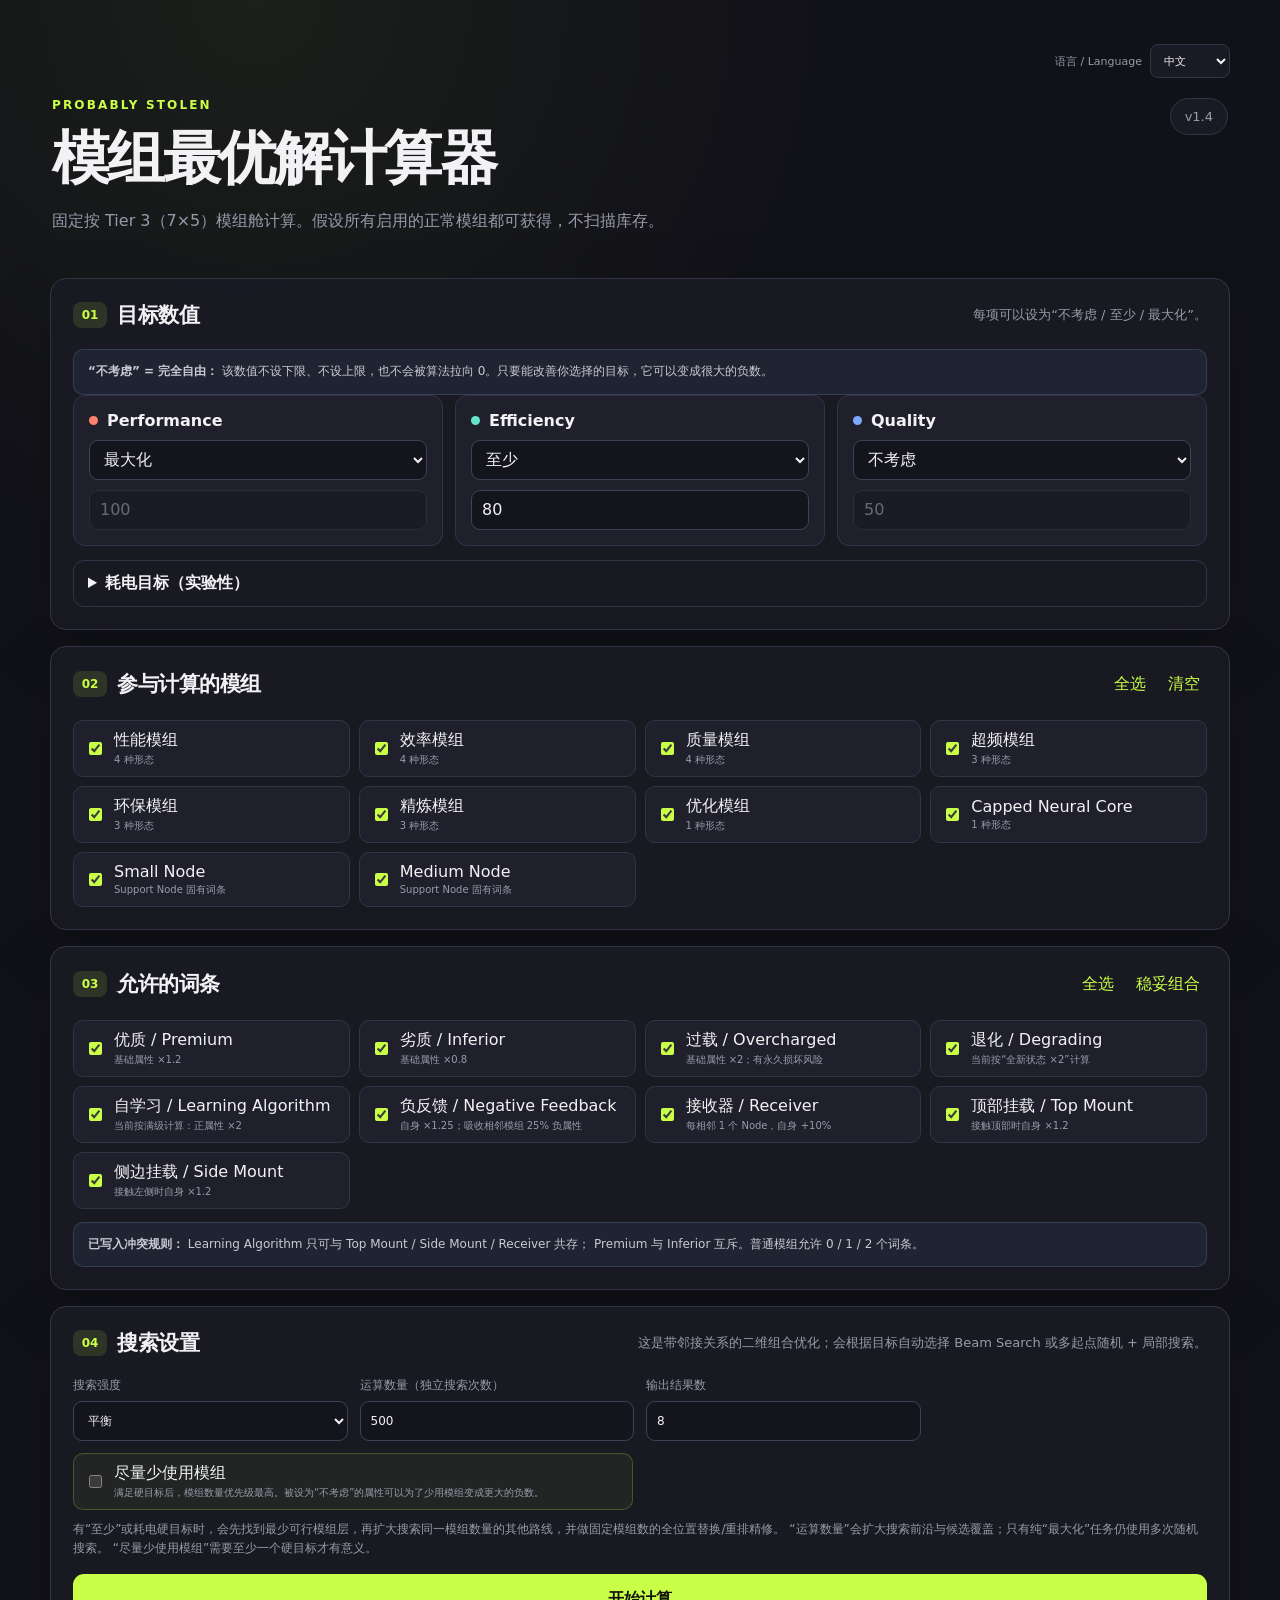
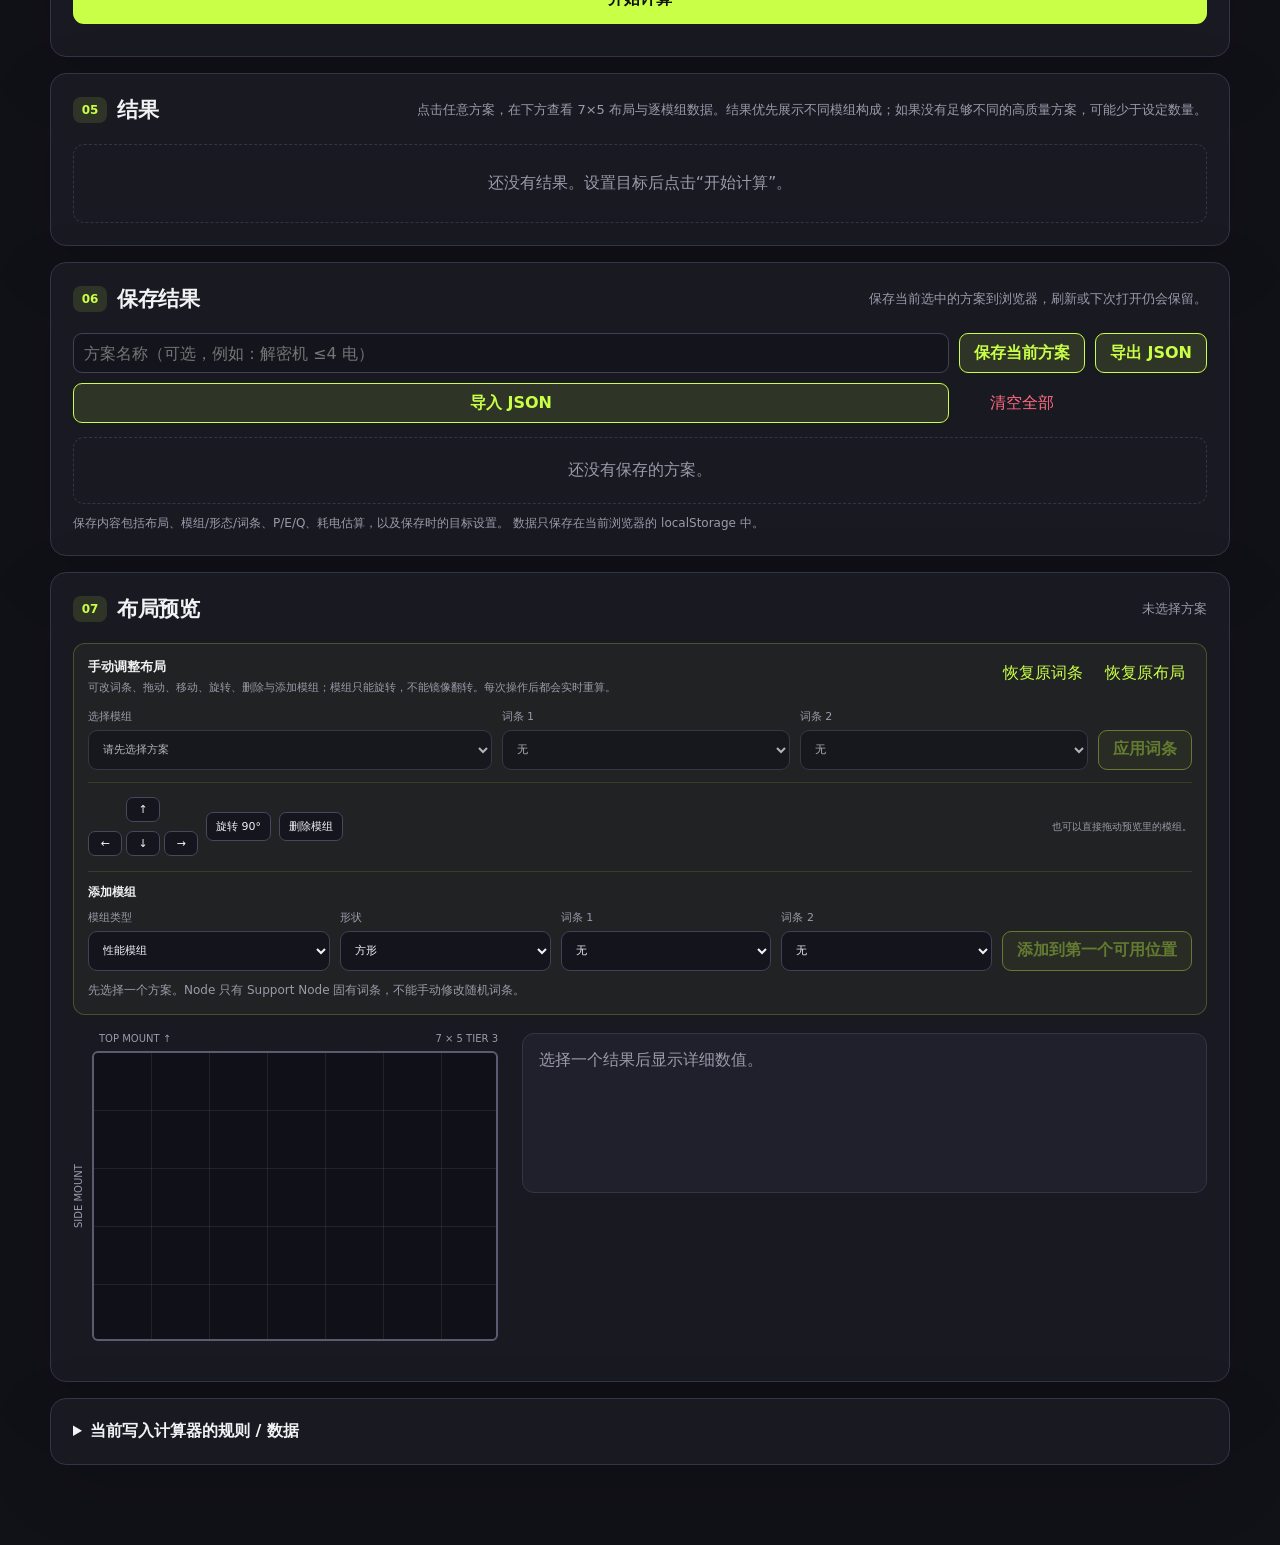
<file: index.html>
<!doctype html>
<html lang="zh-CN">
<head>
  <meta charset="utf-8" />
  <meta name="viewport" content="width=device-width, initial-scale=1" />
  <title>Probably Stolen — 模组最优解计算器</title>
  <link rel="stylesheet" href="styles.css" />
</head>
<body>
  <main class="app-shell">

    <div class="language-bar">
      <label for="languageSelect">语言 / Language</label>
      <select id="languageSelect" class="language-select">
        <option value="zh" selected>中文</option>
        <option value="en">English</option>
      </select>
    </div>
    <header class="hero">
      <div>
        <p class="eyebrow">PROBABLY STOLEN</p>
        <h1>模组最优解计算器</h1>
        <p class="hero-copy">
          固定按 Tier 3（7×5）模组舱计算。假设所有启用的正常模组都可获得，不扫描库存。
        </p>
      </div>
      <div class="hero-badge">v1.4</div>
    </header>

    <section class="panel">
      <div class="panel-heading">
        <div>
          <span class="step">01</span>
          <h2>目标数值</h2>
        </div>
        <p>每项可以设为“不考虑 / 至少 / 最大化”。</p>
      </div>

      <div class="rule-note free-axis-note">
        <strong>“不考虑” = 完全自由：</strong>
        该数值不设下限、不设上限，也不会被算法拉向 0。只要能改善你选择的目标，它可以变成很大的负数。
      </div>

      <div class="target-grid">
        <div class="target-card">
          <div class="metric-title"><span class="metric-dot metric-p"></span>Performance</div>
          <select id="pMode" class="control mode-select">
            <option value="ignore">不考虑</option>
            <option value="min">至少</option>
            <option value="max" selected>最大化</option>
          </select>
          <input id="pTarget" class="control number-control" type="number" value="100" step="1" />
        </div>

        <div class="target-card">
          <div class="metric-title"><span class="metric-dot metric-e"></span>Efficiency</div>
          <select id="eMode" class="control mode-select">
            <option value="ignore">不考虑</option>
            <option value="min" selected>至少</option>
            <option value="max">最大化</option>
          </select>
          <input id="eTarget" class="control number-control" type="number" value="80" step="1" />
        </div>

        <div class="target-card">
          <div class="metric-title"><span class="metric-dot metric-q"></span>Quality</div>
          <select id="qMode" class="control mode-select">
            <option value="ignore" selected>不考虑</option>
            <option value="min">至少</option>
            <option value="max">最大化</option>
          </select>
          <input id="qTarget" class="control number-control" type="number" value="50" step="1" />
        </div>
      </div>

      <details class="advanced">
        <summary>耗电目标（实验性）</summary>
        <div class="power-grid">
          <label>
            <span>机器基础耗电</span>
            <input id="basePower" class="control number-control" type="number" min="0" value="20" step="1" />
          </label>
          <label>
            <span>目标耗电 ≤</span>
            <input id="powerTarget" class="control number-control" type="number" min="0" value="4" step="1" />
          </label>
          <label class="check-row compact">
            <input id="usePowerTarget" type="checkbox" />
            <span>将耗电作为硬目标</span>
          </label>
          <label>
            <span>整数化方式</span>
            <select id="powerRounding" class="control">
              <option value="ceil" selected>向上取整（默认）</option>
              <option value="round">四舍五入</option>
              <option value="floor">向下取整</option>
            </select>
          </label>
        </div>
        <p class="microcopy">
          当前公式：基础耗电 × (1 − Efficiency / 100)。由于游戏的最终整数化细节仍可能随版本变化，
          这里允许手动选择取整方式。
        </p>
      </details>
    </section>

    <section class="panel">
      <div class="panel-heading">
        <div>
          <span class="step">02</span>
          <h2>参与计算的模组</h2>
        </div>
        <div class="inline-actions">
          <button id="allModules" class="text-button" type="button">全选</button>
          <button id="noModules" class="text-button" type="button">清空</button>
        </div>
      </div>
      <div id="moduleChecks" class="check-grid"></div>
    </section>

    <section class="panel">
      <div class="panel-heading">
        <div>
          <span class="step">03</span>
          <h2>允许的词条</h2>
        </div>
        <div class="inline-actions">
          <button id="allEffects" class="text-button" type="button">全选</button>
          <button id="safeEffects" class="text-button" type="button">稳妥组合</button>
        </div>
      </div>
      <div id="effectChecks" class="check-grid"></div>
      <div class="rule-note">
        <strong>已写入冲突规则：</strong>
        Learning Algorithm 只可与 Top Mount / Side Mount / Receiver 共存；
        Premium 与 Inferior 互斥。普通模组允许 0 / 1 / 2 个词条。
      </div>
    </section>

    <section class="panel">
      <div class="panel-heading">
        <div>
          <span class="step">04</span>
          <h2>搜索设置</h2>
        </div>
        <p>这是带邻接关系的二维组合优化；会根据目标自动选择 Beam Search 或多起点随机 + 局部搜索。</p>
      </div>

      <div class="search-settings">
        <label>
          <span>搜索强度</span>
          <select id="searchQuality" class="control">
            <option value="fast">快速</option>
            <option value="balanced" selected>平衡</option>
            <option value="deep">深度</option>
          </select>
        </label>
        <label>
          <span>运算数量（独立搜索次数）</span>
          <input id="computeCount" class="control number-control" type="number"
                 value="500" min="20" max="10000" step="20" />
        </label>
        <label>
          <span>输出结果数</span>
          <input id="resultCount" class="control number-control" type="number" value="8" min="1" max="20" />
        </label>
      </div>

      <label class="check-row minimize-option">
        <input id="minimizeModules" type="checkbox" />
        <span>
          尽量少使用模组
          <small class="check-meta">
            满足硬目标后，模组数量优先级最高。被设为“不考虑”的属性可以为了少用模组变成更大的负数。
          </small>
        </span>
      </label>

      <p class="microcopy">
        有“至少”或耗电硬目标时，会先找到最少可行模组层，再扩大搜索同一模组数量的其他路线，并做固定模组数的全位置替换/重排精修。
        “运算数量”会扩大搜索前沿与候选覆盖；只有纯“最大化”任务仍使用多次随机搜索。
        “尽量少使用模组”需要至少一个硬目标才有意义。
      </p>

      <button id="optimizeBtn" class="primary-button" type="button">
        开始计算
      </button>

      <div id="progressWrap" class="progress-wrap hidden">
        <div class="progress-line">
          <span id="progressLabel">准备搜索…</span>
          <span id="progressPct">0%</span>
        </div>
        <div class="progress-track"><div id="progressBar" class="progress-bar"></div></div>
      </div>
      <p id="statusText" class="status-text"></p>
    </section>

    <section class="panel results-panel">
      <div class="panel-heading">
        <div>
          <span class="step">05</span>
          <h2>结果</h2>
        </div>
        <p>点击任意方案，在下方查看 7×5 布局与逐模组数据。结果优先展示不同模组构成；如果没有足够不同的高质量方案，可能少于设定数量。</p>
      </div>
      <div id="resultsList" class="results-list empty-state">
        还没有结果。设置目标后点击“开始计算”。
      </div>
    </section>


    <section class="panel saved-panel">
      <div class="panel-heading">
        <div>
          <span class="step">06</span>
          <h2>保存结果</h2>
        </div>
        <p>保存当前选中的方案到浏览器，刷新或下次打开仍会保留。</p>
      </div>

      <div class="save-toolbar">
        <input id="saveName" class="control" type="text" maxlength="60"
               placeholder="方案名称（可选，例如：解密机 ≤4 电）" />
        <button id="saveCurrentBtn" class="secondary-button" type="button">保存当前方案</button>
        <button id="exportSavedBtn" class="secondary-button" type="button">导出 JSON</button>
        <label class="secondary-button import-button" for="importSavedFile">导入 JSON</label>
        <input id="importSavedFile" type="file" accept=".json,application/json" hidden />
        <button id="clearSavedBtn" class="text-button danger-text" type="button">清空全部</button>
      </div>

      <div id="savedList" class="saved-list empty-state">还没有保存的方案。</div>
      <p class="microcopy">
        保存内容包括布局、模组/形态/词条、P/E/Q、耗电估算，以及保存时的目标设置。
        数据只保存在当前浏览器的 localStorage 中。
      </p>
    </section>

    <section class="panel preview-panel">
      <div class="panel-heading">
        <div>
          <span class="step">07</span>
          <h2>布局预览</h2>
        </div>
        <p id="previewTitle">未选择方案</p>
      </div>


      <div class="manual-editor">
        <div class="manual-editor-head">
          <div>
            <strong>手动调整布局</strong>
            <span>可改词条、拖动、移动、旋转、删除与添加模组；模组只能旋转，不能镜像翻转。每次操作后都会实时重算。</span>
          </div>
          <div class="inline-actions">
            <button id="restoreManualBtn" class="text-button" type="button">恢复原词条</button>
            <button id="restoreLayoutBtn" class="text-button" type="button">恢复原布局</button>
          </div>
        </div>

        <div class="manual-editor-grid">
          <label>
            <span>选择模组</span>
            <select id="manualModuleSelect" class="control"></select>
          </label>
          <label>
            <span>词条 1</span>
            <select id="manualEffect1" class="control"></select>
          </label>
          <label>
            <span>词条 2</span>
            <select id="manualEffect2" class="control"></select>
          </label>
          <button id="applyManualEffectsBtn" class="secondary-button" type="button">应用词条</button>
        </div>

        <div class="layout-controls">
          <div class="move-pad" aria-label="移动模组">
            <span></span>
            <button id="moveUpBtn" class="mini-button" type="button">↑</button>
            <span></span>
            <button id="moveLeftBtn" class="mini-button" type="button">←</button>
            <button id="moveDownBtn" class="mini-button" type="button">↓</button>
            <button id="moveRightBtn" class="mini-button" type="button">→</button>
          </div>
          <button id="rotateBtn" class="mini-button" type="button">旋转 90°</button>
          <button id="deleteModuleBtn" class="mini-button danger" type="button">删除模组</button>
          <span class="drag-hint">也可以直接拖动预览里的模组。</span>
        </div>

        <div class="add-module-panel">
          <strong>添加模组</strong>
          <div class="add-module-grid">
            <label>
              <span>模组类型</span>
              <select id="addModuleType" class="control"></select>
            </label>
            <label>
              <span>形状</span>
              <select id="addModuleShape" class="control"></select>
            </label>
            <label>
              <span>词条 1</span>
              <select id="addEffect1" class="control"></select>
            </label>
            <label>
              <span>词条 2</span>
              <select id="addEffect2" class="control"></select>
            </label>
            <button id="addModuleBtn" class="secondary-button" type="button">添加到第一个可用位置</button>
          </div>
        </div>

        <p id="manualEditorHint" class="microcopy">
          Node 只有 Support Node 固有词条，不能手动修改。拖动或旋转如果发生重叠/越界会自动取消；反L / P 形会保持原本手性，不会镜像。
        </p>
      </div>

      <div class="preview-layout">
        <div>
          <div class="board-labels">
            <span>TOP MOUNT ↑</span>
            <span>7 × 5 TIER 3</span>
          </div>
          <div class="board-with-side">
            <div class="side-label">SIDE MOUNT</div>
            <div id="board" class="board"></div>
          </div>
        </div>
        <div id="solutionSummary" class="solution-summary">
          选择一个结果后显示详细数值。
        </div>
      </div>

      <div id="moduleDetail" class="module-detail"></div>
    </section>

    <details class="panel rules-panel">
      <summary>当前写入计算器的规则 / 数据</summary>
      <div id="rulesDump" class="rules-dump"></div>
    </details>
  </main>

  <script src="data.js"></script>
  <script src="optimizer.js"></script>
  <script src="app.js"></script>
</body>
</html>
</file>
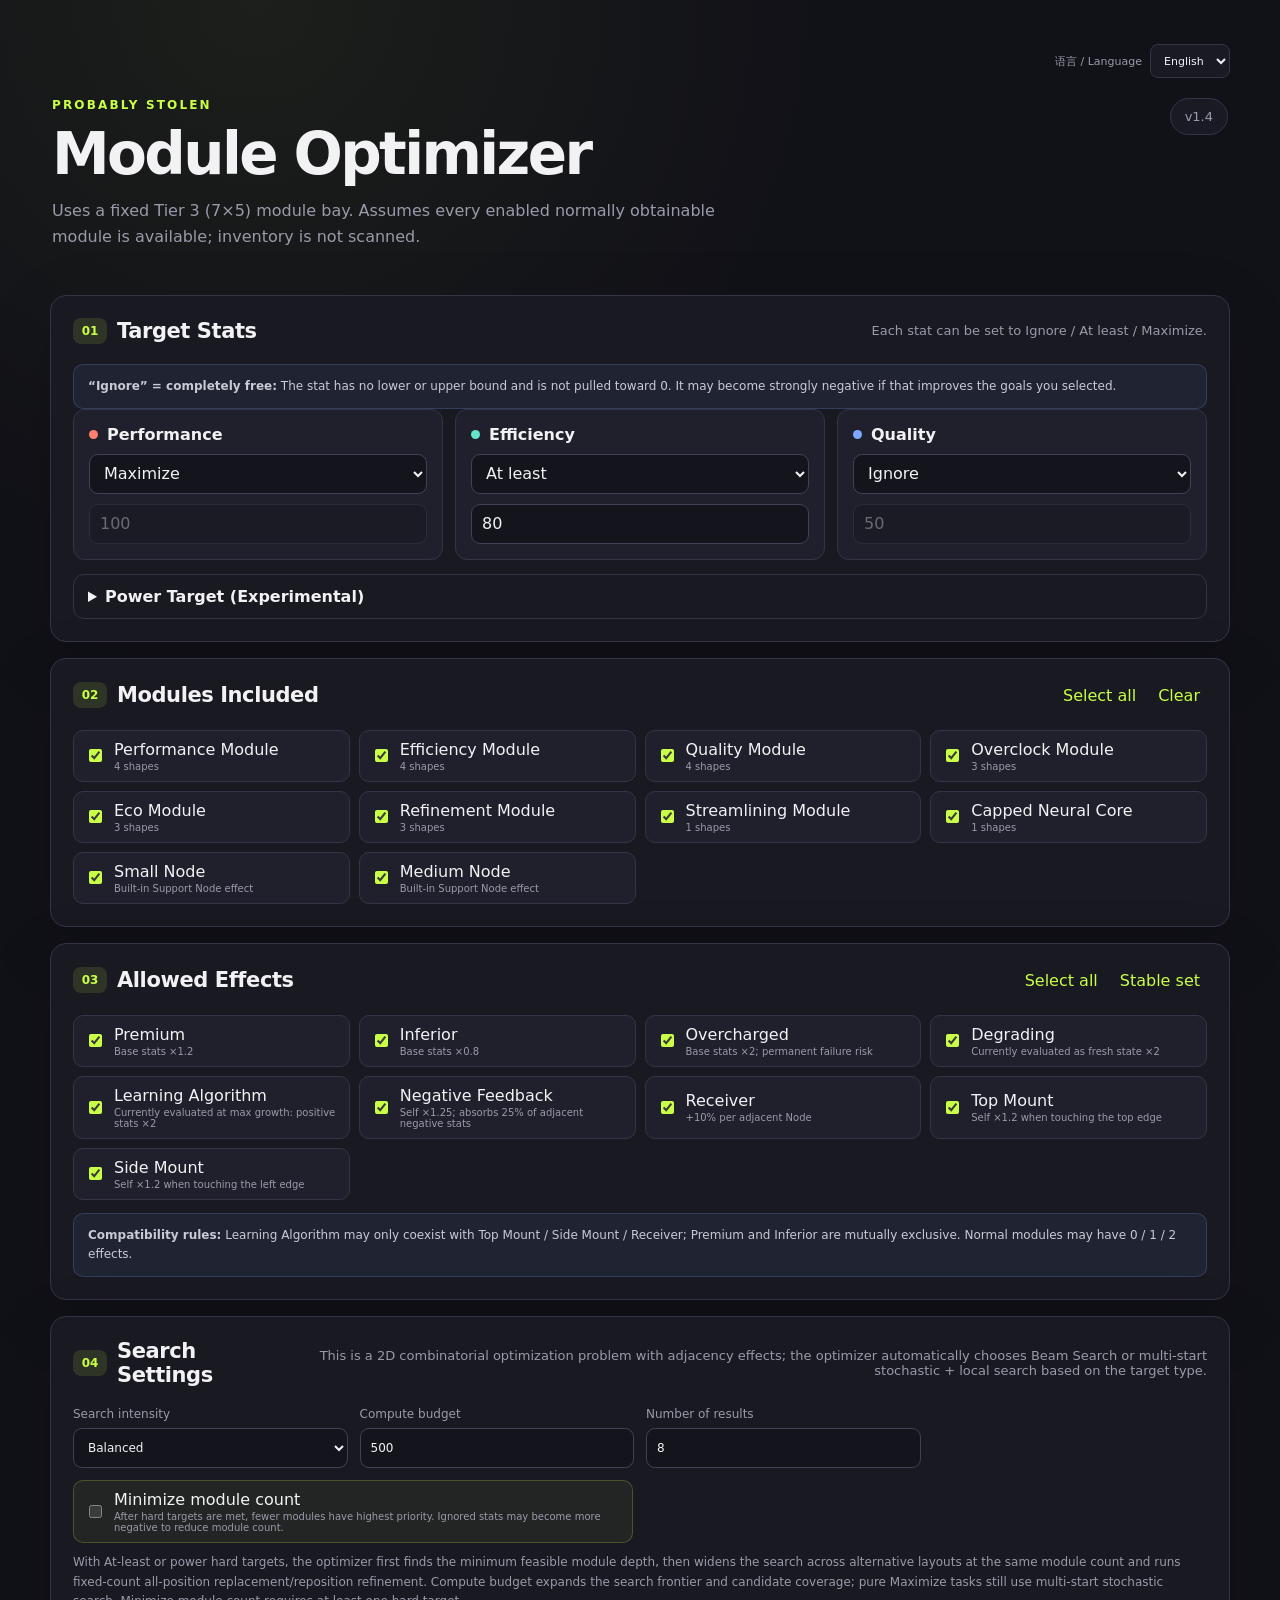
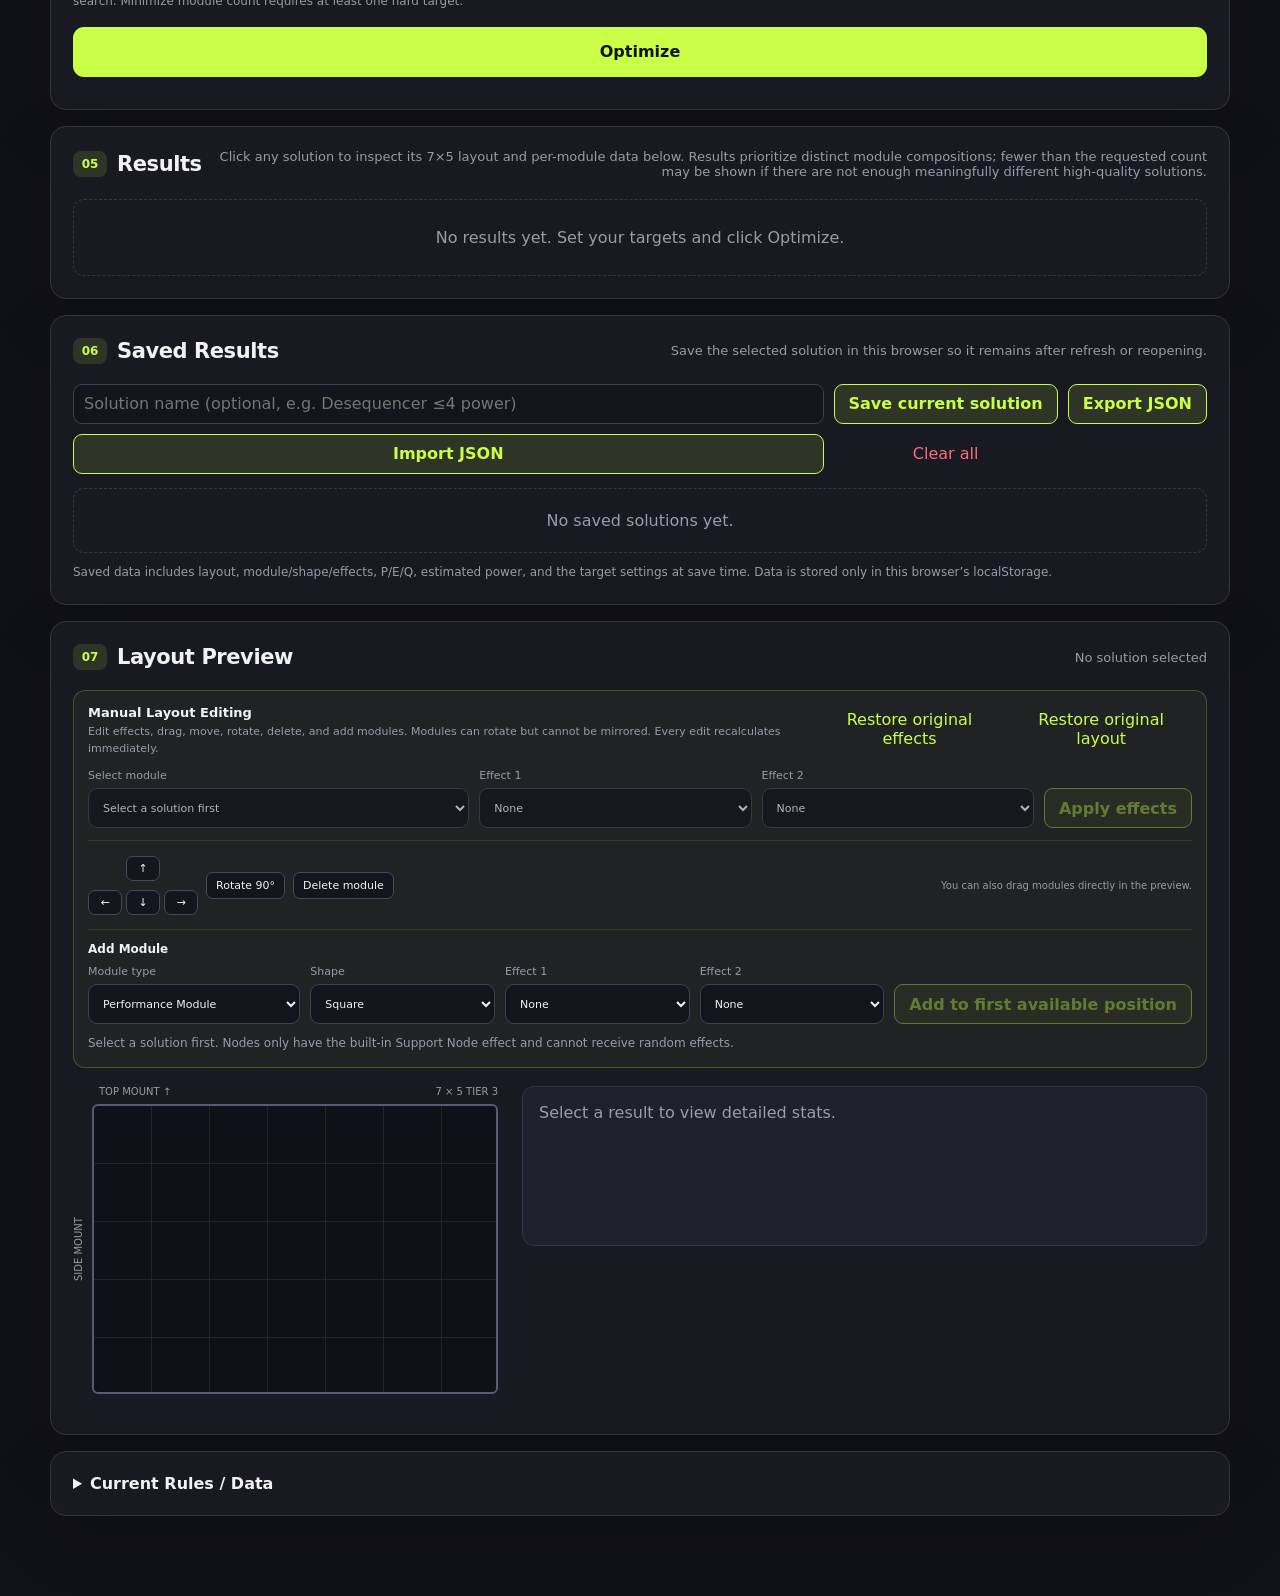
<file: index-en.html>
<!doctype html>
<html lang="en">
<head>
  <meta charset="utf-8" />
  <meta name="viewport" content="width=device-width, initial-scale=1" />
  <title>Probably Stolen — Module Optimizer</title>
  <link rel="stylesheet" href="styles.css" />
</head>
<body>
  <main class="app-shell">

    <div class="language-bar">
      <label for="languageSelect">语言 / Language</label>
      <select id="languageSelect" class="language-select">
        <option value="zh">中文</option>
        <option value="en" selected>English</option>
      </select>
    </div>
    <header class="hero">
      <div>
        <p class="eyebrow">PROBABLY STOLEN</p>
        <h1>Module Optimizer</h1>
        <p class="hero-copy">
          Uses a fixed Tier 3 (7×5) module bay. Assumes every enabled normally obtainable module is available; inventory is not scanned.
        </p>
      </div>
      <div class="hero-badge">v1.4</div>
    </header>

    <section class="panel">
      <div class="panel-heading">
        <div>
          <span class="step">01</span>
          <h2>Target Stats</h2>
        </div>
        <p>Each stat can be set to Ignore / At least / Maximize.</p>
      </div>

      <div class="rule-note free-axis-note">
        <strong>“Ignore” = completely free:</strong>
        The stat has no lower or upper bound and is not pulled toward 0. It may become strongly negative if that improves the goals you selected.
      </div>

      <div class="target-grid">
        <div class="target-card">
          <div class="metric-title"><span class="metric-dot metric-p"></span>Performance</div>
          <select id="pMode" class="control mode-select">
            <option value="ignore">Ignore</option>
            <option value="min">At least</option>
            <option value="max" selected>Maximize</option>
          </select>
          <input id="pTarget" class="control number-control" type="number" value="100" step="1" />
        </div>

        <div class="target-card">
          <div class="metric-title"><span class="metric-dot metric-e"></span>Efficiency</div>
          <select id="eMode" class="control mode-select">
            <option value="ignore">Ignore</option>
            <option value="min" selected>At least</option>
            <option value="max">Maximize</option>
          </select>
          <input id="eTarget" class="control number-control" type="number" value="80" step="1" />
        </div>

        <div class="target-card">
          <div class="metric-title"><span class="metric-dot metric-q"></span>Quality</div>
          <select id="qMode" class="control mode-select">
            <option value="ignore" selected>Ignore</option>
            <option value="min">At least</option>
            <option value="max">Maximize</option>
          </select>
          <input id="qTarget" class="control number-control" type="number" value="50" step="1" />
        </div>
      </div>

      <details class="advanced">
        <summary>Power Target (Experimental)</summary>
        <div class="power-grid">
          <label>
            <span>Base machine power</span>
            <input id="basePower" class="control number-control" type="number" min="0" value="20" step="1" />
          </label>
          <label>
            <span>Target power ≤</span>
            <input id="powerTarget" class="control number-control" type="number" min="0" value="4" step="1" />
          </label>
          <label class="check-row compact">
            <input id="usePowerTarget" type="checkbox" />
            <span>Use power as a hard target</span>
          </label>
          <label>
            <span>Rounding method</span>
            <select id="powerRounding" class="control">
              <option value="ceil" selected>Ceiling (default)</option>
              <option value="round">Round</option>
              <option value="floor">Floor</option>
            </select>
          </label>
        </div>
        <p class="microcopy">
          Current formula: base power × (1 − Efficiency / 100). Because the game’s final rounding behavior may vary by version, you can choose the rounding method manually.
        </p>
      </details>
    </section>

    <section class="panel">
      <div class="panel-heading">
        <div>
          <span class="step">02</span>
          <h2>Modules Included</h2>
        </div>
        <div class="inline-actions">
          <button id="allModules" class="text-button" type="button">Select all</button>
          <button id="noModules" class="text-button" type="button">Clear</button>
        </div>
      </div>
      <div id="moduleChecks" class="check-grid"></div>
    </section>

    <section class="panel">
      <div class="panel-heading">
        <div>
          <span class="step">03</span>
          <h2>Allowed Effects</h2>
        </div>
        <div class="inline-actions">
          <button id="allEffects" class="text-button" type="button">Select all</button>
          <button id="safeEffects" class="text-button" type="button">Stable set</button>
        </div>
      </div>
      <div id="effectChecks" class="check-grid"></div>
      <div class="rule-note">
        <strong>Compatibility rules:</strong>
        Learning Algorithm may only coexist with Top Mount / Side Mount / Receiver; Premium and Inferior are mutually exclusive. Normal modules may have 0 / 1 / 2 effects.
      </div>
    </section>

    <section class="panel">
      <div class="panel-heading">
        <div>
          <span class="step">04</span>
          <h2>Search Settings</h2>
        </div>
        <p>This is a 2D combinatorial optimization problem with adjacency effects; the optimizer automatically chooses Beam Search or multi-start stochastic + local search based on the target type.</p>
      </div>

      <div class="search-settings">
        <label>
          <span>Search intensity</span>
          <select id="searchQuality" class="control">
            <option value="fast">Fast</option>
            <option value="balanced" selected>Balanced</option>
            <option value="deep">Deep</option>
          </select>
        </label>
        <label>
          <span>Compute budget</span>
          <input id="computeCount" class="control number-control" type="number"
                 value="500" min="20" max="10000" step="20" />
        </label>
        <label>
          <span>Number of results</span>
          <input id="resultCount" class="control number-control" type="number" value="8" min="1" max="20" />
        </label>
      </div>

      <label class="check-row minimize-option">
        <input id="minimizeModules" type="checkbox" />
        <span>
          Minimize module count
          <small class="check-meta">
            After hard targets are met, fewer modules have highest priority. Ignored stats may become more negative to reduce module count.
          </small>
        </span>
      </label>

      <p class="microcopy">
        With At-least or power hard targets, the optimizer first finds the minimum feasible module depth, then widens the search across alternative layouts at the same module count and runs fixed-count all-position replacement/reposition refinement.
        Compute budget expands the search frontier and candidate coverage; pure Maximize tasks still use multi-start stochastic search.
        Minimize module count requires at least one hard target.
      </p>

      <button id="optimizeBtn" class="primary-button" type="button">
        Optimize
      </button>

      <div id="progressWrap" class="progress-wrap hidden">
        <div class="progress-line">
          <span id="progressLabel">Preparing search…</span>
          <span id="progressPct">0%</span>
        </div>
        <div class="progress-track"><div id="progressBar" class="progress-bar"></div></div>
      </div>
      <p id="statusText" class="status-text"></p>
    </section>

    <section class="panel results-panel">
      <div class="panel-heading">
        <div>
          <span class="step">05</span>
          <h2>Results</h2>
        </div>
        <p>Click any solution to inspect its 7×5 layout and per-module data below. Results prioritize distinct module compositions; fewer than the requested count may be shown if there are not enough meaningfully different high-quality solutions.</p>
      </div>
      <div id="resultsList" class="results-list empty-state">
        No results yet. Set your targets and click Optimize.
      </div>
    </section>


    <section class="panel saved-panel">
      <div class="panel-heading">
        <div>
          <span class="step">06</span>
          <h2>Saved Results</h2>
        </div>
        <p>Save the selected solution in this browser so it remains after refresh or reopening.</p>
      </div>

      <div class="save-toolbar">
        <input id="saveName" class="control" type="text" maxlength="60"
               placeholder="Solution name (optional, e.g. Desequencer ≤4 power)" />
        <button id="saveCurrentBtn" class="secondary-button" type="button">Save current solution</button>
        <button id="exportSavedBtn" class="secondary-button" type="button">Export JSON</button>
        <label class="secondary-button import-button" for="importSavedFile">Import JSON</label>
        <input id="importSavedFile" type="file" accept=".json,application/json" hidden />
        <button id="clearSavedBtn" class="text-button danger-text" type="button">Clear all</button>
      </div>

      <div id="savedList" class="saved-list empty-state">No saved solutions yet.</div>
      <p class="microcopy">
        Saved data includes layout, module/shape/effects, P/E/Q, estimated power, and the target settings at save time. Data is stored only in this browser’s localStorage.
      </p>
    </section>

    <section class="panel preview-panel">
      <div class="panel-heading">
        <div>
          <span class="step">07</span>
          <h2>Layout Preview</h2>
        </div>
        <p id="previewTitle">No solution selected</p>
      </div>


      <div class="manual-editor">
        <div class="manual-editor-head">
          <div>
            <strong>Manual Layout Editing</strong>
            <span>Edit effects, drag, move, rotate, delete, and add modules. Modules can rotate but cannot be mirrored. Every edit recalculates immediately.</span>
          </div>
          <div class="inline-actions">
            <button id="restoreManualBtn" class="text-button" type="button">Restore original effects</button>
            <button id="restoreLayoutBtn" class="text-button" type="button">Restore original layout</button>
          </div>
        </div>

        <div class="manual-editor-grid">
          <label>
            <span>Select module</span>
            <select id="manualModuleSelect" class="control"></select>
          </label>
          <label>
            <span>Effect 1</span>
            <select id="manualEffect1" class="control"></select>
          </label>
          <label>
            <span>Effect 2</span>
            <select id="manualEffect2" class="control"></select>
          </label>
          <button id="applyManualEffectsBtn" class="secondary-button" type="button">Apply effects</button>
        </div>

        <div class="layout-controls">
          <div class="move-pad" aria-label="Move module">
            <span></span>
            <button id="moveUpBtn" class="mini-button" type="button">↑</button>
            <span></span>
            <button id="moveLeftBtn" class="mini-button" type="button">←</button>
            <button id="moveDownBtn" class="mini-button" type="button">↓</button>
            <button id="moveRightBtn" class="mini-button" type="button">→</button>
          </div>
          <button id="rotateBtn" class="mini-button" type="button">Rotate 90°</button>
          <button id="deleteModuleBtn" class="mini-button danger" type="button">Delete module</button>
          <span class="drag-hint">You can also drag modules directly in the preview.</span>
        </div>

        <div class="add-module-panel">
          <strong>Add Module</strong>
          <div class="add-module-grid">
            <label>
              <span>Module type</span>
              <select id="addModuleType" class="control"></select>
            </label>
            <label>
              <span>Shape</span>
              <select id="addModuleShape" class="control"></select>
            </label>
            <label>
              <span>Effect 1</span>
              <select id="addEffect1" class="control"></select>
            </label>
            <label>
              <span>Effect 2</span>
              <select id="addEffect2" class="control"></select>
            </label>
            <button id="addModuleBtn" class="secondary-button" type="button">Add to first available position</button>
          </div>
        </div>

        <p id="manualEditorHint" class="microcopy">
          Nodes only have the built-in Support Node effect. Moves or rotations that overlap or go out of bounds are cancelled. Reverse-L / P shapes preserve handedness and are never mirrored.
        </p>
      </div>

      <div class="preview-layout">
        <div>
          <div class="board-labels">
            <span>TOP MOUNT ↑</span>
            <span>7 × 5 TIER 3</span>
          </div>
          <div class="board-with-side">
            <div class="side-label">SIDE MOUNT</div>
            <div id="board" class="board"></div>
          </div>
        </div>
        <div id="solutionSummary" class="solution-summary">
          Select a result to view detailed stats.
        </div>
      </div>

      <div id="moduleDetail" class="module-detail"></div>
    </section>

    <details class="panel rules-panel">
      <summary>Current Rules / Data</summary>
      <div id="rulesDump" class="rules-dump"></div>
    </details>
  </main>

  <script src="data.js"></script>
  <script src="optimizer.js"></script>
  <script src="app.js"></script>
</body>
</html>
</file>
<file: styles.css>
:root {
  --bg: #111118;
  --panel: #1a1a24;
  --panel-2: #20202c;
  --line: #343447;
  --text: #f2f2f5;
  --muted: #9a9aaa;
  --accent: #c9ff46;
  --accent-soft: rgba(201, 255, 70, 0.12);
  --danger: #ff6b7d;
  --warn: #ffc65c;
  --p: #ff806f;
  --e: #65e4cb;
  --q: #7ea8ff;
  --radius: 16px;
  --cell: 58px;
}

* { box-sizing: border-box; }

html { color-scheme: dark; }

body {
  margin: 0;
  background:
    radial-gradient(circle at 20% 0%, rgba(201,255,70,.06), transparent 36rem),
    var(--bg);
  color: var(--text);
  font-family: Inter, ui-sans-serif, system-ui, -apple-system, BlinkMacSystemFont, "Segoe UI",
    "PingFang SC", "Microsoft YaHei", sans-serif;
}

button, input, select { font: inherit; }

.app-shell {
  width: min(1180px, calc(100% - 32px));
  margin: 0 auto;
  padding: 44px 0 80px;
}

.hero {
  display: flex;
  justify-content: space-between;
  gap: 24px;
  align-items: flex-start;
  padding: 8px 2px 28px;
}

.eyebrow {
  margin: 0 0 8px;
  color: var(--accent);
  font-size: 12px;
  font-weight: 800;
  letter-spacing: .18em;
}

h1, h2, p { margin-top: 0; }
h1 { margin-bottom: 10px; font-size: clamp(34px, 5vw, 58px); letter-spacing: -.045em; }
h2 { margin: 0; font-size: 21px; letter-spacing: -.02em; }
.hero-copy { margin: 0; max-width: 700px; color: var(--muted); line-height: 1.65; }

.hero-badge {
  border: 1px solid var(--line);
  background: var(--panel);
  border-radius: 999px;
  padding: 10px 14px;
  color: var(--muted);
  font-size: 13px;
}

.panel {
  margin-top: 16px;
  border: 1px solid var(--line);
  background: rgba(26, 26, 36, .94);
  border-radius: var(--radius);
  padding: 22px;
  box-shadow: 0 20px 70px rgba(0,0,0,.14);
}

.panel-heading {
  display: flex;
  justify-content: space-between;
  align-items: center;
  gap: 16px;
  margin-bottom: 20px;
}

.panel-heading > div:first-child {
  display: flex;
  gap: 10px;
  align-items: center;
}

.panel-heading p { margin: 0; color: var(--muted); font-size: 13px; text-align: right; }

.step {
  display: inline-flex;
  min-width: 34px;
  height: 26px;
  align-items: center;
  justify-content: center;
  border-radius: 8px;
  background: var(--accent-soft);
  color: var(--accent);
  font-weight: 800;
  font-size: 12px;
}

.target-grid {
  display: grid;
  grid-template-columns: repeat(3, 1fr);
  gap: 12px;
}

.target-card {
  display: grid;
  grid-template-columns: 1fr;
  gap: 10px;
  border: 1px solid var(--line);
  background: var(--panel-2);
  border-radius: 12px;
  padding: 15px;
}

.metric-title { display: flex; align-items: center; gap: 9px; font-weight: 700; }
.metric-dot { width: 9px; height: 9px; border-radius: 50%; }
.metric-p { background: var(--p); }
.metric-e { background: var(--e); }
.metric-q { background: var(--q); }

.control {
  width: 100%;
  border: 1px solid #414156;
  border-radius: 9px;
  background: #14141d;
  color: var(--text);
  min-height: 40px;
  padding: 8px 10px;
  outline: none;
}

.control:focus { border-color: var(--accent); box-shadow: 0 0 0 3px rgba(201,255,70,.08); }
.number-control:disabled { opacity: .35; }

.advanced {
  margin-top: 14px;
  border: 1px solid var(--line);
  border-radius: 11px;
  padding: 12px 14px;
}

.advanced summary,
.rules-panel > summary {
  cursor: pointer;
  font-weight: 700;
}

.power-grid,
.search-settings {
  display: grid;
  grid-template-columns: repeat(4, minmax(0,1fr));
  gap: 12px;
  margin-top: 14px;
}

.power-grid label,
.search-settings label { display: grid; gap: 7px; color: var(--muted); font-size: 12px; }
.microcopy, .status-text { color: var(--muted); font-size: 12px; line-height: 1.6; margin: 10px 0 0; }

.check-grid {
  display: grid;
  grid-template-columns: repeat(4, minmax(0, 1fr));
  gap: 9px;
}

.check-row {
  display: flex;
  gap: 9px;
  align-items: center;
  min-height: 42px;
  padding: 9px 11px;
  border: 1px solid var(--line);
  border-radius: 10px;
  background: var(--panel-2);
  cursor: pointer;
  user-select: none;
}

.check-row.compact { min-height: 40px; align-self: end; }
.check-row input { accent-color: var(--accent); }
.check-meta { display: block; color: var(--muted); font-size: 10px; margin-top: 2px; }

.inline-actions { display: flex !important; gap: 8px !important; }
.text-button {
  border: 0;
  background: transparent;
  color: var(--accent);
  cursor: pointer;
  padding: 5px 7px;
}
.text-button:hover { text-decoration: underline; }

.rule-note {
  margin-top: 13px;
  padding: 12px 14px;
  background: rgba(126,168,255,.07);
  border: 1px solid rgba(126,168,255,.2);
  border-radius: 10px;
  color: #c8cad6;
  font-size: 12px;
  line-height: 1.6;
}

.primary-button {
  width: 100%;
  margin-top: 16px;
  border: 0;
  border-radius: 11px;
  min-height: 50px;
  background: var(--accent);
  color: #10120d;
  font-weight: 900;
  cursor: pointer;
}
.primary-button:hover { filter: brightness(1.04); }
.primary-button:disabled { opacity: .5; cursor: progress; }

.progress-wrap { margin-top: 15px; }
.progress-wrap.hidden { display: none; }
.progress-line { display: flex; justify-content: space-between; color: var(--muted); font-size: 12px; margin-bottom: 7px; }
.progress-track { height: 7px; border-radius: 99px; background: #101018; overflow: hidden; }
.progress-bar { height: 100%; width: 0%; background: var(--accent); transition: width .15s ease; }

.results-list { display: grid; grid-template-columns: repeat(2, 1fr); gap: 10px; }
.results-list.empty-state {
  display: block;
  border: 1px dashed var(--line);
  border-radius: 11px;
  padding: 28px;
  text-align: center;
  color: var(--muted);
}

.result-card {
  text-align: left;
  border: 1px solid var(--line);
  background: var(--panel-2);
  color: var(--text);
  border-radius: 12px;
  padding: 15px;
  cursor: pointer;
}
.result-card:hover, .result-card.active { border-color: var(--accent); }
.result-top { display: flex; justify-content: space-between; gap: 10px; align-items: center; margin-bottom: 12px; }
.result-rank { font-weight: 900; }
.feasible { color: var(--accent); font-size: 11px; }
.infeasible { color: var(--warn); font-size: 11px; }
.stat-row { display: grid; grid-template-columns: repeat(4, 1fr); gap: 8px; }
.stat-chip { padding: 8px; border-radius: 8px; background: #15151e; }
.stat-chip span { display: block; color: var(--muted); font-size: 9px; text-transform: uppercase; letter-spacing: .08em; }
.stat-chip strong { display: block; margin-top: 2px; font-size: 15px; }
.result-foot { display: flex; gap: 9px; flex-wrap: wrap; color: var(--muted); font-size: 10px; margin-top: 10px; }

.preview-layout {
  display: grid;
  grid-template-columns: auto minmax(260px, 1fr);
  gap: 24px;
  align-items: start;
}

.board-labels {
  display: flex;
  justify-content: space-between;
  color: var(--muted);
  font-size: 10px;
  margin: 0 0 7px 26px;
}

.board-with-side { display: flex; gap: 8px; align-items: stretch; }
.side-label {
  writing-mode: vertical-rl;
  transform: rotate(180deg);
  color: var(--muted);
  font-size: 10px;
  display: flex;
  justify-content: center;
}

.board {
  position: relative;
  display: grid;
  grid-template-columns: repeat(7, var(--cell));
  grid-template-rows: repeat(5, var(--cell));
  width: calc(var(--cell) * 7);
  height: calc(var(--cell) * 5);
  border: 2px solid #5a5a70;
  background: #101018;
  border-radius: 6px;
  overflow: hidden;
}

.board::after {
  content: "";
  position: absolute;
  inset: 0;
  pointer-events: none;
  background-image:
    linear-gradient(to right, transparent calc(100% - 1px), rgba(255,255,255,.075) 0),
    linear-gradient(to bottom, transparent calc(100% - 1px), rgba(255,255,255,.075) 0);
  background-size: var(--cell) var(--cell);
}

.module-piece {
  position: absolute;
  inset: 0;
  pointer-events: none;
}

.module-cell {
  position: absolute;
  width: calc(var(--cell) - 4px);
  height: calc(var(--cell) - 4px);
  margin: 2px;
  border-radius: 8px;
  border: 1px solid rgba(255,255,255,.20);
  display: grid;
  place-items: center;
  text-align: center;
  font-size: 9px;
  font-weight: 900;
  color: rgba(255,255,255,.92);
  box-shadow: inset 0 0 0 1px rgba(0,0,0,.18);
}

.module-cell small {
  display: block;
  font-size: 7px;
  font-weight: 600;
  opacity: .7;
}

.module-performance .module-cell { background: #8e3d39; }
.module-efficiency .module-cell { background: #236f67; }
.module-quality .module-cell { background: #355a9d; }
.module-overclock .module-cell { background: #914a23; }
.module-eco .module-cell { background: #42712e; }
.module-refinement .module-cell { background: #654492; }
.module-streamlining .module-cell { background: #3b6878; }
.module-neural .module-cell { background: #7d354f; }
.module-nodeSmall .module-cell, .module-nodeMedium .module-cell { background: #8a7b34; }

.solution-summary {
  border: 1px solid var(--line);
  border-radius: 12px;
  background: var(--panel-2);
  padding: 16px;
  color: var(--muted);
  min-height: 160px;
}

.big-stats { display: grid; grid-template-columns: repeat(3,1fr); gap: 8px; }
.big-stat { background: #15151e; border-radius: 9px; padding: 11px; }
.big-stat span { color: var(--muted); font-size: 10px; }
.big-stat strong { display: block; font-size: 24px; margin-top: 3px; }
.summary-list { margin-top: 14px; display: grid; gap: 8px; font-size: 12px; }
.summary-line { display: flex; justify-content: space-between; gap: 14px; }

.module-detail { margin-top: 18px; overflow-x: auto; }
.module-table { width: 100%; border-collapse: collapse; font-size: 12px; }
.module-table th, .module-table td { border-bottom: 1px solid var(--line); padding: 9px 8px; text-align: left; white-space: nowrap; }
.module-table th { color: var(--muted); font-weight: 600; }
.effect-tag {
  display: inline-block;
  border: 1px solid #48485d;
  padding: 2px 5px;
  margin: 1px 2px 1px 0;
  border-radius: 5px;
  font-size: 9px;
  color: #c8cad6;
}

.rules-dump { margin-top: 16px; color: #c8cad6; font-size: 12px; line-height: 1.65; }
.rules-dump table { width: 100%; border-collapse: collapse; margin-top: 10px; }
.rules-dump th, .rules-dump td { border-bottom: 1px solid var(--line); padding: 7px; text-align: left; }

@media (max-width: 900px) {
  .target-grid, .check-grid { grid-template-columns: repeat(2, 1fr); }
  .power-grid, .search-settings { grid-template-columns: repeat(2, 1fr); }
  .preview-layout { grid-template-columns: 1fr; }
  :root { --cell: 48px; }
}

@media (max-width: 600px) {
  .app-shell { width: min(100% - 18px, 1180px); padding-top: 20px; }
  .hero { flex-direction: column; }
  .panel { padding: 15px; }
  .panel-heading { align-items: flex-start; flex-direction: column; }
  .panel-heading p { text-align: left; }
  .target-grid, .check-grid, .power-grid, .search-settings, .results-list { grid-template-columns: 1fr; }
  :root { --cell: min(12vw, 44px); }
}


.save-toolbar {
  display:grid;
  grid-template-columns:minmax(220px,1fr) auto auto;
  gap:10px;
  align-items:center;
}
.secondary-button {
  min-height:40px;
  border:1px solid var(--accent);
  border-radius:9px;
  background:var(--accent-soft);
  color:var(--accent);
  padding:8px 14px;
  font-weight:800;
  cursor:pointer;
}
.secondary-button:hover { background:rgba(201,255,70,.18); }
.secondary-button:disabled { opacity:.4; cursor:not-allowed; }
.danger-text { color:var(--danger); }

.saved-list {
  display:grid;
  gap:9px;
  margin-top:14px;
}
.saved-list.empty-state {
  border:1px dashed var(--line);
  border-radius:11px;
  padding:22px;
  text-align:center;
  color:var(--muted);
}
.saved-card {
  display:grid;
  grid-template-columns:minmax(180px,1.3fr) minmax(240px,1fr) auto;
  gap:14px;
  align-items:center;
  border:1px solid var(--line);
  background:var(--panel-2);
  border-radius:11px;
  padding:12px 13px;
}
.saved-title { font-weight:800; margin-bottom:4px; }
.saved-meta { color:var(--muted); font-size:10px; line-height:1.45; }
.saved-stats { display:flex; gap:7px; flex-wrap:wrap; }
.saved-stat {
  min-width:54px;
  padding:6px 8px;
  border-radius:7px;
  background:#15151e;
  text-align:center;
}
.saved-stat span {
  display:block;
  color:var(--muted);
  font-size:8px;
  letter-spacing:.08em;
}
.saved-stat strong { display:block; margin-top:1px; font-size:13px; }
.saved-actions {
  display:flex;
  gap:6px;
  flex-wrap:wrap;
  justify-content:flex-end;
}
.mini-button {
  border:1px solid #48485d;
  border-radius:7px;
  background:#15151e;
  color:var(--text);
  padding:6px 9px;
  cursor:pointer;
  font-size:11px;
}
.mini-button:hover { border-color:var(--accent); }
.mini-button.danger:hover { border-color:var(--danger); color:var(--danger); }

@media (max-width:760px) {
  .save-toolbar { grid-template-columns:1fr; }
  .saved-card { grid-template-columns:1fr; }
  .saved-actions { justify-content:flex-start; }
}

.import-button {
  display:flex;
  align-items:center;
  justify-content:center;
  user-select:none;
}


.manual-editor {
  margin: 0 0 18px;
  border: 1px solid rgba(201,255,70,.22);
  background: rgba(201,255,70,.045);
  border-radius: 12px;
  padding: 14px;
}

.manual-editor-head {
  display: flex;
  justify-content: space-between;
  align-items: flex-start;
  gap: 12px;
  margin-bottom: 12px;
}

.manual-editor-head > div {
  display: grid;
  gap: 4px;
}

.manual-editor-head strong {
  font-size: 13px;
}

.manual-editor-head span {
  color: var(--muted);
  font-size: 11px;
  line-height: 1.5;
}

.manual-editor-grid {
  display: grid;
  grid-template-columns: minmax(180px, 1.4fr) minmax(150px, 1fr) minmax(150px, 1fr) auto;
  gap: 10px;
  align-items: end;
}

.manual-editor-grid label {
  display: grid;
  gap: 6px;
  color: var(--muted);
  font-size: 11px;
}

.manual-editor.disabled {
  opacity: .55;
}

@media (max-width: 900px) {
  .manual-editor-grid {
    grid-template-columns: 1fr 1fr;
  }
}

@media (max-width: 600px) {
  .manual-editor-head {
    flex-direction: column;
  }
  .manual-editor-grid {
    grid-template-columns: 1fr;
  }
}


.layout-controls {
  display:flex;
  align-items:center;
  gap:8px;
  flex-wrap:wrap;
  margin-top:12px;
  padding-top:12px;
  border-top:1px solid rgba(201,255,70,.12);
}

.move-pad {
  display:grid;
  grid-template-columns:repeat(3,34px);
  grid-template-rows:repeat(2,30px);
  gap:4px;
  align-items:center;
}

.move-pad .mini-button {
  min-width:34px;
  padding:5px 7px;
}

.drag-hint {
  color:var(--muted);
  font-size:10px;
  margin-left:auto;
}

.add-module-panel {
  margin-top:12px;
  padding-top:12px;
  border-top:1px solid rgba(201,255,70,.12);
}

.add-module-panel > strong {
  display:block;
  margin-bottom:9px;
  font-size:12px;
}

.add-module-grid {
  display:grid;
  grid-template-columns:1.15fr 1fr 1fr 1fr auto;
  gap:10px;
  align-items:end;
}

.add-module-grid label {
  display:grid;
  gap:6px;
  color:var(--muted);
  font-size:11px;
}

.module-cell {
  pointer-events:auto;
  cursor:grab;
}

.module-cell:active { cursor:grabbing; }

.module-piece.selected .module-cell {
  outline:2px solid var(--accent);
  outline-offset:-3px;
}

.board.dragging .module-cell {
  cursor:grabbing;
}

@media (max-width:1000px) {
  .add-module-grid { grid-template-columns:1fr 1fr; }
  .drag-hint { width:100%; margin-left:0; }
}

@media (max-width:600px) {
  .add-module-grid { grid-template-columns:1fr; }
}

.minimize-option {
  margin-top:12px;
  max-width:560px;
  background:rgba(201,255,70,.055);
  border-color:rgba(201,255,70,.22);
}


.language-bar {
  display:flex;
  justify-content:flex-end;
  align-items:center;
  gap:8px;
  margin-bottom:12px;
  color:var(--muted);
  font-size:11px;
}

.language-select {
  min-height:34px;
  border:1px solid var(--line);
  border-radius:8px;
  background:var(--panel);
  color:var(--text);
  padding:5px 9px;
  outline:none;
}

.language-select:focus {
  border-color:var(--accent);
  box-shadow:0 0 0 3px rgba(201,255,70,.08);
}
</file>
